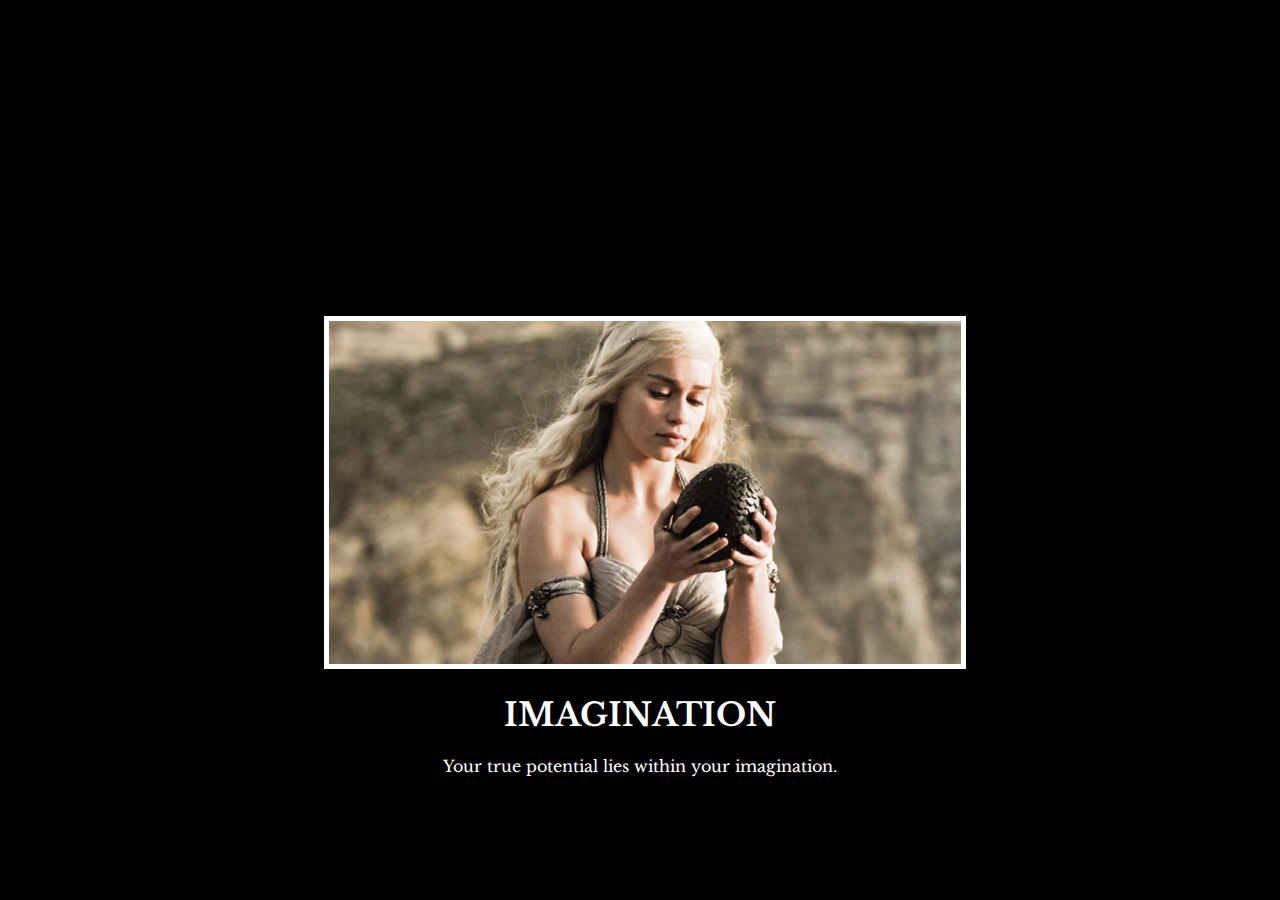
<file: 6.4 Motivation Meme Project/index.html>
<!DOCTYPE html>
<html lang="en">
  <head>
    <link rel="stylesheet" href="style.css" />
    <meta charset="UTF-8" />
    <meta name="viewport" content="width=device-width, initial-scale=1.0" />
    <title>Document</title>
  </head>
  <body>
    <div class="poster">
      <img class="motivation" src="./assets/images/daenerys.jpeg" alt="" />
      <h1>Imagination</h1>
      <p>Your true potential lies within your imagination.</p>
    </div>
  </body>
  <link rel="preconnect" href="https://fonts.googleapis.com" />
  <link rel="preconnect" href="https://fonts.gstatic.com" crossorigin />
  <link
    href="https://fonts.googleapis.com/css2?family=Libre+Baskerville&display=swap"
    rel="stylesheet"
  />
</html>
</file>
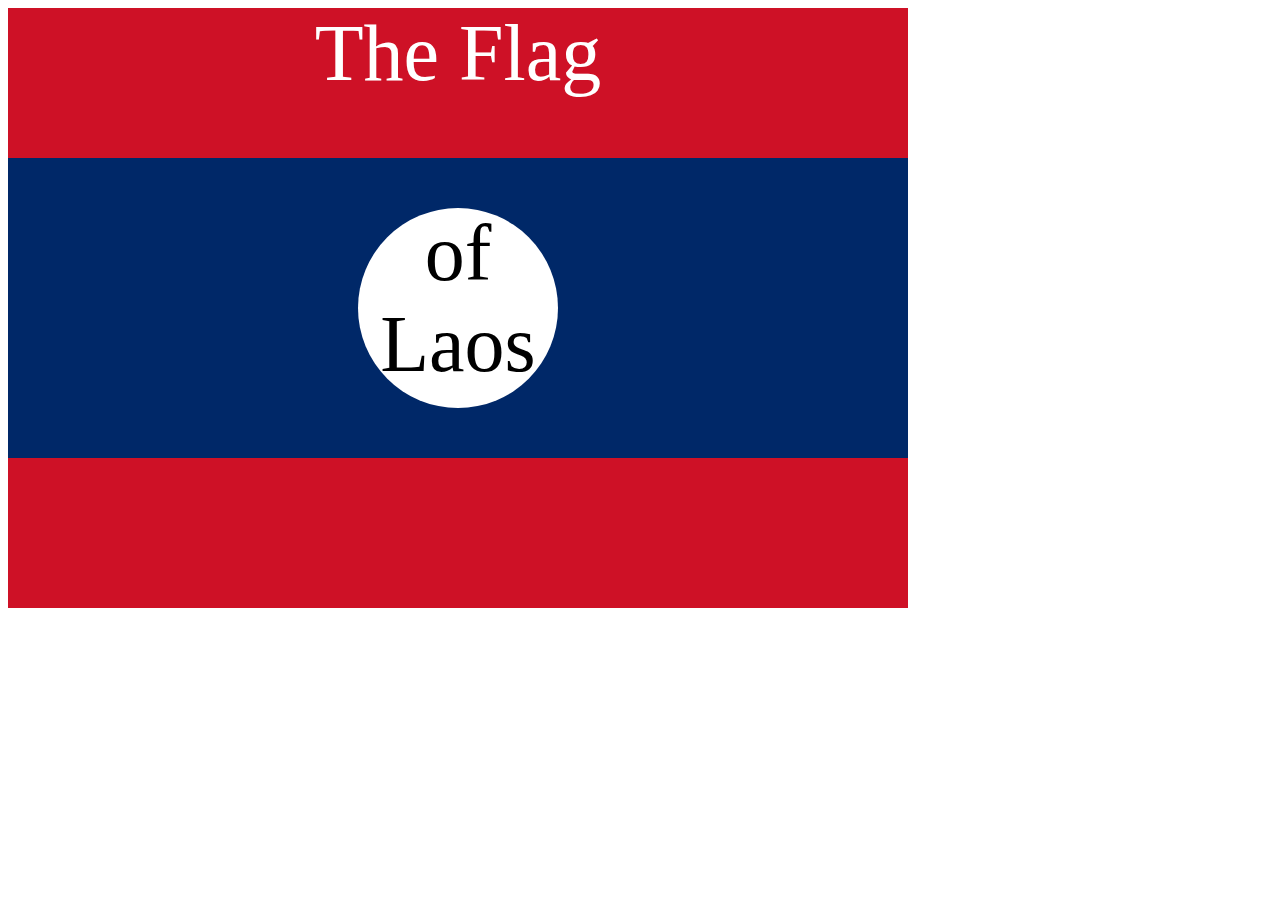
<file: 7.3 CSS Flag Project/index.html>
<!DOCTYPE html>
<html lang="en">
  <head>
    <meta charset="UTF-8" />
    <title>CSS Flag Project</title>
    <style>
      .flag {
        width: 900px;
        height: 600px;
        position: relative;
        background-color: #ce1126;
      }

      .flag > div {
        background-color: #002868;
        height: 300px;
        width: 100%;
        position: absolute;
        top: 150px;
      }

      .flag > div > div {
        background-color: white;
        position: absolute;

        height: 200px;
        width: 200px;
        border-radius: 50%;
        top: 50px;
        left: 350px;
      }

      p {
        font-size: 5rem;
        color: white;
        text-align: center;
        padding: 0;
        margin: 0;
      }

      .flag > div div p {
        color: black;
      }
    </style>
  </head>

  <body>
    <div class="flag">
      <p>The Flag</p>
      <div>
        <div>
          <p>of Laos</p>
        </div>
      </div>
    </div>
  </body>
</html>
</file>
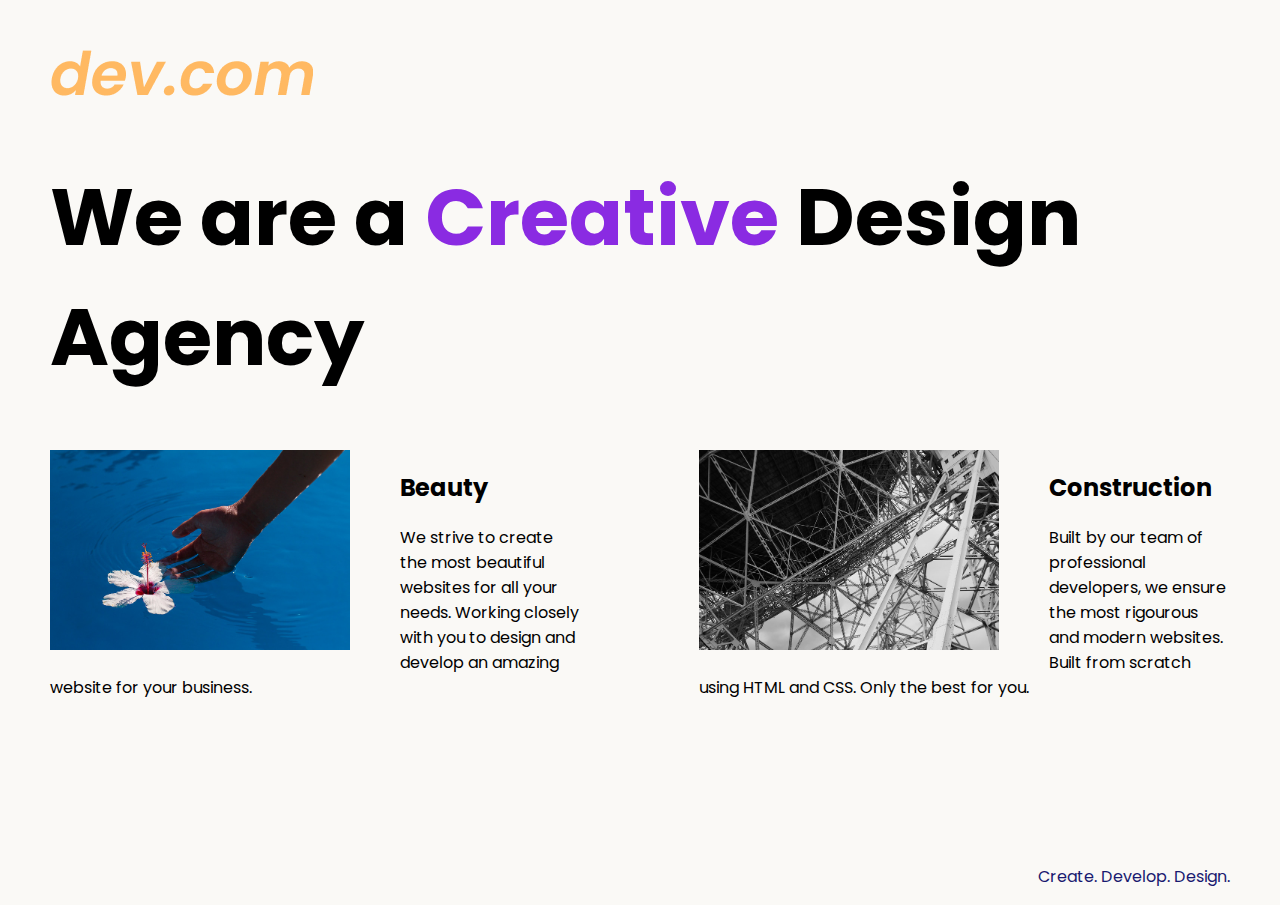
<file: 8.4 Web Design Agency Project/index.html>
<!DOCTYPE html>
<html lang="en">
  <head>
    <meta charset="UTF-8" />
    <meta name="viewport" content="width=device-width, initial-scale=1.0" />
    <title>Agency</title>
    <link rel="stylesheet" href="./style.css" />
    <link rel="preconnect" href="https://fonts.googleapis.com" />
    <link rel="preconnect" href="https://fonts.gstatic.com" crossorigin />
    <link
      href="https://fonts.googleapis.com/css2?family=Poppins:wght@400;700&display=swap"
      rel="stylesheet"
    />
  </head>

  <body>
    <div class="main">
      <img class="logo" src="./assets/images/logo.png" alt="logo" />
      <h1>We are a <span class="creative">Creative</span> Design Agency</h1>
      <div class="left card">
        <img
          class="tile-image"
          src="./assets/images/beautiful.jpg"
          alt="hand and flower in water"
        />
        <h2 class="card-title">Beauty</h2>
        <p class="card-text">
          We strive to create the most beautiful websites for all your needs.
          Working closely with you to design and develop an amazing website for
          your business.
        </p>
      </div>

      <div class="right card">
        <img
          class="tile-image"
          src="./assets/images/construction.jpg"
          alt="metal structure"
        />
        <h2 class="card-title">Construction</h2>
        <p>
          Built by our team of professional developers, we ensure the most
          rigourous and modern websites. Built from scratch using HTML and CSS.
          Only the best for you.
        </p>
      </div>
    </div>
    <footer>
      <p>Create. Develop. Design.</p>
    </footer>
  </body>
</html>
</file>
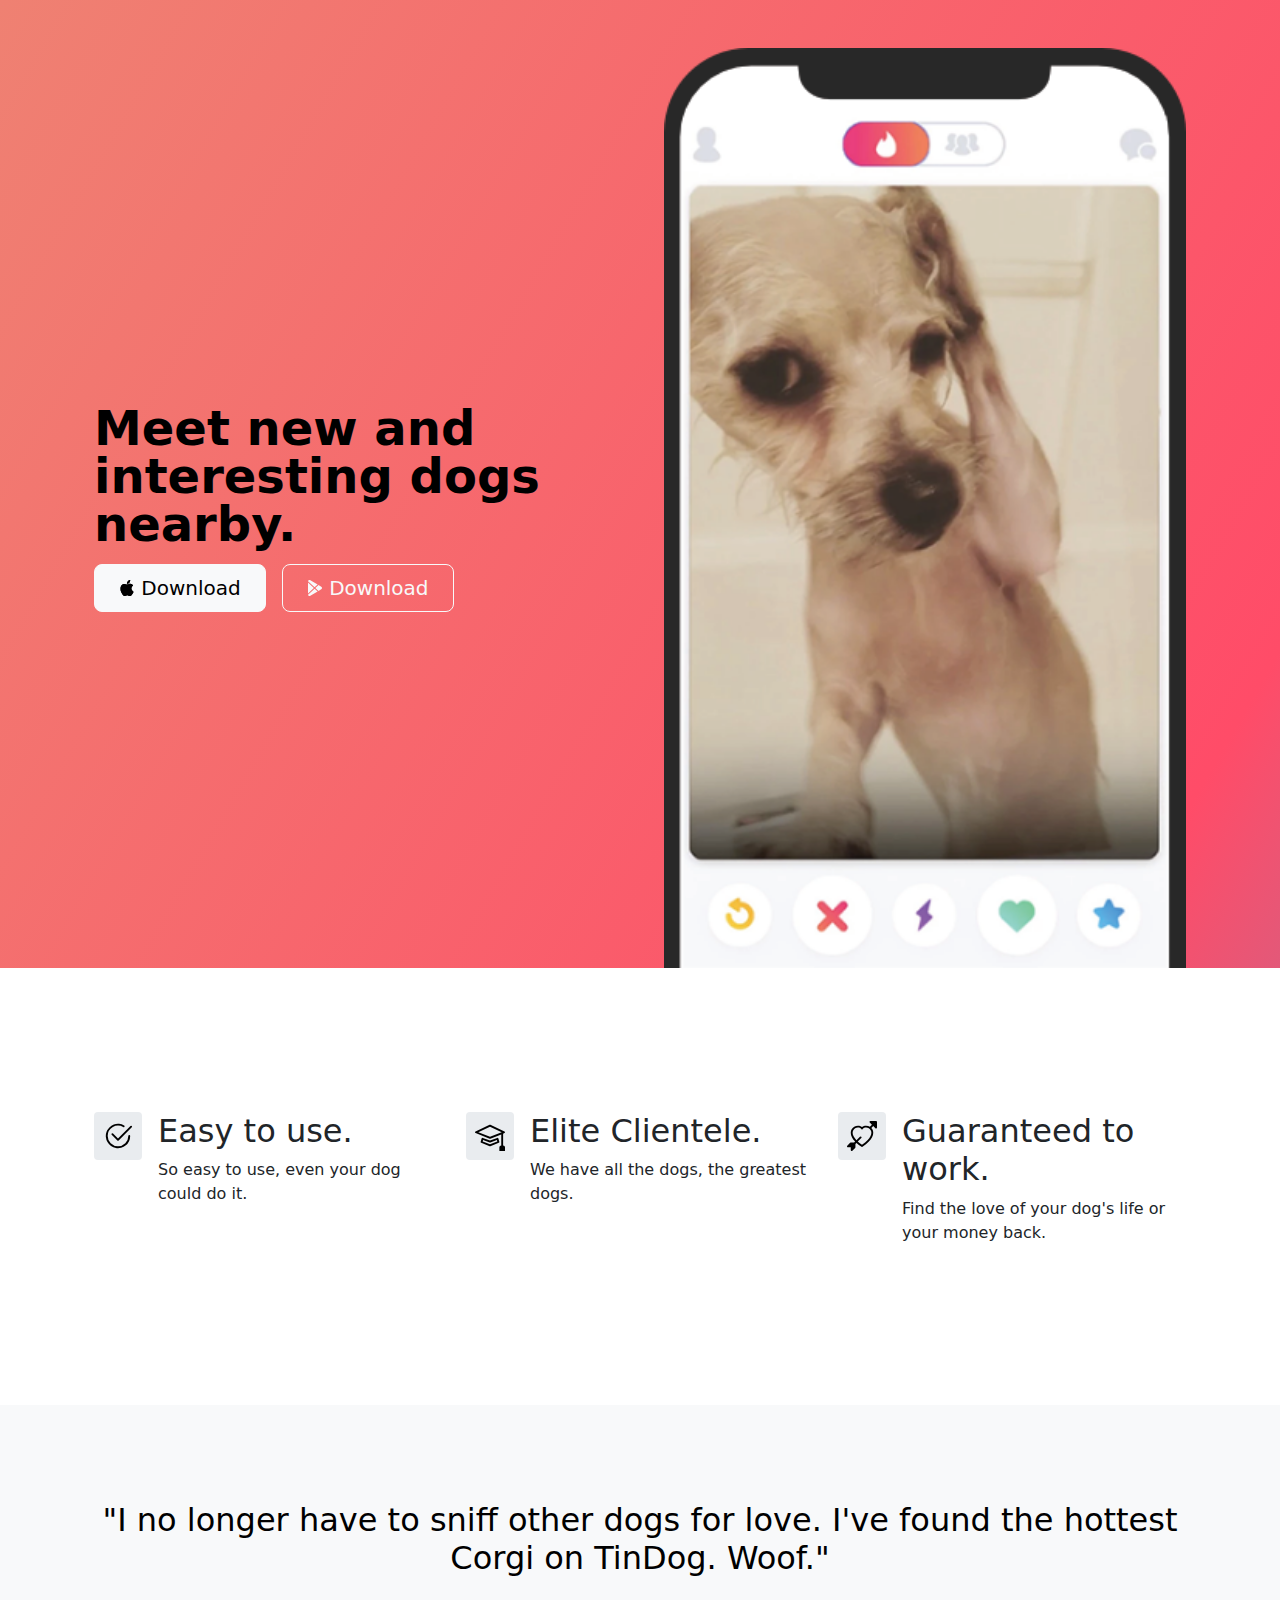
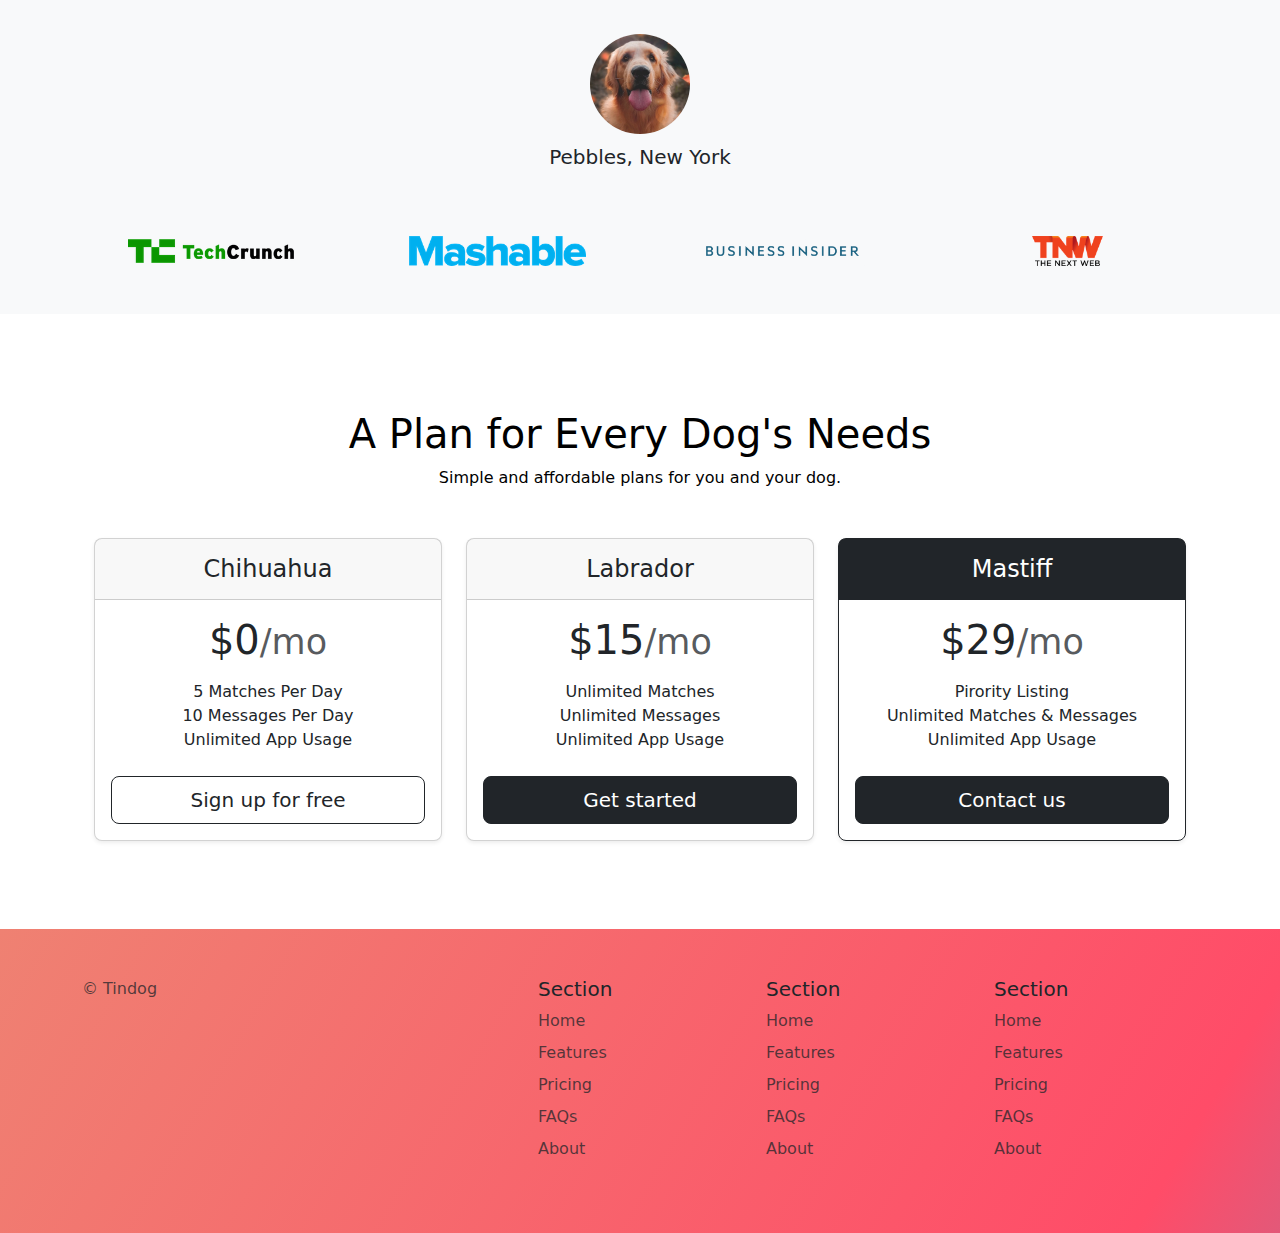
<file: BS TinDog Project/index.html>
<!DOCTYPE html>
<html lang="en">

  <head>
    <link
      href="https://cdn.jsdelivr.net/npm/bootstrap@5.3.3/dist/css/bootstrap.min.css"
      rel="stylesheet"
      integrity="sha384-QWTKZyjpPEjISv5WaRU9OFeRpok6YctnYmDr5pNlyT2bRjXh0JMhjY6hW+ALEwIH"
      crossorigin="anonymous">
    <meta charset="UTF-8">
    <meta name="viewport" content="width=device-width, initial-scale=1.0">
    <title>TinDog</title>
    <style>
  </style>
    <link rel="stylesheet" href="css/style.css">
  </head>

  <body>

    <!-- Title -->
    <section id="title" class="gradient-background">

      <div class="container col-xxl-8 px-4 pt-5">
        <div class="row flex-lg-row-reverse align-items-center g-5">
          <div class="col-10 col-sm-8 col-lg-6">
            <img src="images/iphone.png" class="d-block mx-lg-auto img-fluid"
              alt="Bootstrap Themes" width="700" height="500" loading="lazy">
          </div>
          <div class="col-lg-6">
            <h1 class="display-5 fw-bold text-body-emphasis lh-1 mb-3">Meet new
              and interesting dogs nearby.</h1>
            <div class="d-grid gap-2 d-md-flex justify-content-md-start">
              <button type="button" class="btn btn-light btn-lg px-4 me-md-2">
                <svg xmlns="http://www.w3.org/2000/svg" width="16" height="16"
                  fill="currentColor" class="bi bi-apple mb-1"
                  viewBox="0 0 16 16">
                  <path
                    d="M11.182.008C11.148-.03 9.923.023 8.857 1.18c-1.066 1.156-.902 2.482-.878 2.516.024.034 1.52.087 2.475-1.258.955-1.345.762-2.391.728-2.43Zm3.314 11.733c-.048-.096-2.325-1.234-2.113-3.422.212-2.189 1.675-2.789 1.698-2.854.023-.065-.597-.79-1.254-1.157a3.692 3.692 0 0 0-1.563-.434c-.108-.003-.483-.095-1.254.116-.508.139-1.653.589-1.968.607-.316.018-1.256-.522-2.267-.665-.647-.125-1.333.131-1.824.328-.49.196-1.422.754-2.074 2.237-.652 1.482-.311 3.83-.067 4.56.244.729.625 1.924 1.273 2.796.576.984 1.34 1.667 1.659 1.899.319.232 1.219.386 1.843.067.502-.308 1.408-.485 1.766-.472.357.013 1.061.154 1.782.539.571.197 1.111.115 1.652-.105.541-.221 1.324-1.059 2.238-2.758.347-.79.505-1.217.473-1.282Z" />
                  <path
                    d="M11.182.008C11.148-.03 9.923.023 8.857 1.18c-1.066 1.156-.902 2.482-.878 2.516.024.034 1.52.087 2.475-1.258.955-1.345.762-2.391.728-2.43Zm3.314 11.733c-.048-.096-2.325-1.234-2.113-3.422.212-2.189 1.675-2.789 1.698-2.854.023-.065-.597-.79-1.254-1.157a3.692 3.692 0 0 0-1.563-.434c-.108-.003-.483-.095-1.254.116-.508.139-1.653.589-1.968.607-.316.018-1.256-.522-2.267-.665-.647-.125-1.333.131-1.824.328-.49.196-1.422.754-2.074 2.237-.652 1.482-.311 3.83-.067 4.56.244.729.625 1.924 1.273 2.796.576.984 1.34 1.667 1.659 1.899.319.232 1.219.386 1.843.067.502-.308 1.408-.485 1.766-.472.357.013 1.061.154 1.782.539.571.197 1.111.115 1.652-.105.541-.221 1.324-1.059 2.238-2.758.347-.79.505-1.217.473-1.282Z" />
                </svg> Download</button>
              <button type="button" class="btn btn-outline-light btn-lg px-4">
                <svg xmlns="http://www.w3.org/2000/svg" width="16" height="16"
                  fill="currentColor" class="bi bi-google-play mb-1"
                  viewBox="0 0 16 16">
                  <path
                    d="M14.222 9.374c1.037-.61 1.037-2.137 0-2.748L11.528 5.04 8.32 8l3.207 2.96 2.694-1.586Zm-3.595 2.116L7.583 8.68 1.03 14.73c.201 1.029 1.36 1.61 2.303 1.055l7.294-4.295ZM1 13.396V2.603L6.846 8 1 13.396ZM1.03 1.27l6.553 6.05 3.044-2.81L3.333.215C2.39-.341 1.231.24 1.03 1.27Z" />
                </svg> Download</button>
            </div>
          </div>
        </div>
      </div>

    </section>

    <!-- Features -->
    <section id="features">

      <div class="container px-4 py-5 mt-5" id="hanging-icons">
        <div class="row g-4 py-5 row-cols-1 row-cols-lg-3">
          <div class="col d-flex align-items-start">
            <div
              class="icon-square text-body-emphasis bg-body-secondary d-inline-flex align-items-center justify-content-center fs-4 flex-shrink-0 me-3 rounded-1">
              <svg xmlns="http://www.w3.org/2000/svg" height="30"
                fill="currentColor" class="bi bi-check2-circle"
                viewBox="0 0 16 16">
                <path
                  d="M2.5 8a5.5 5.5 0 0 1 8.25-4.764.5.5 0 0 0 .5-.866A6.5 6.5 0 1 0 14.5 8a.5.5 0 0 0-1 0 5.5 5.5 0 1 1-11 0z" />
                <path
                  d="M15.354 3.354a.5.5 0 0 0-.708-.708L8 9.293 5.354 6.646a.5.5 0 1 0-.708.708l3 3a.5.5 0 0 0 .708 0l7-7z" />
              </svg>
            </div>
            <div>
              <h3 class="fs-2">Easy to use.</h3>
              <p>So easy to use, even your dog could do it.</p>
            </div>
          </div>
          <div class="col d-flex align-items-start">
            <div
              class="icon-square text-body-emphasis bg-body-secondary d-inline-flex align-items-center justify-content-center fs-4 flex-shrink-0 me-3 rounded-1">
              <svg xmlns="http://www.w3.org/2000/svg" height="30"
                fill="currentColor" class="bi bi-mortarboard"
                viewBox="0 0 16 16">
                <path
                  d="M8.211 2.047a.5.5 0 0 0-.422 0l-7.5 3.5a.5.5 0 0 0 .025.917l7.5 3a.5.5 0 0 0 .372 0L14 7.14V13a1 1 0 0 0-1 1v2h3v-2a1 1 0 0 0-1-1V6.739l.686-.275a.5.5 0 0 0 .025-.917l-7.5-3.5ZM8 8.46 1.758 5.965 8 3.052l6.242 2.913L8 8.46Z" />
                <path
                  d="M4.176 9.032a.5.5 0 0 0-.656.327l-.5 1.7a.5.5 0 0 0 .294.605l4.5 1.8a.5.5 0 0 0 .372 0l4.5-1.8a.5.5 0 0 0 .294-.605l-.5-1.7a.5.5 0 0 0-.656-.327L8 10.466 4.176 9.032Zm-.068 1.873.22-.748 3.496 1.311a.5.5 0 0 0 .352 0l3.496-1.311.22.748L8 12.46l-3.892-1.556Z" />
              </svg>
            </div>
            <div>
              <h3 class="fs-2">Elite Clientele.</h3>
              <p>We have all the dogs, the greatest dogs.</p>
            </div>
          </div>
          <div class="col d-flex align-items-start">
            <div
              class="icon-square text-body-emphasis bg-body-secondary d-inline-flex align-items-center justify-content-center fs-4 flex-shrink-0 me-3 rounded-1">
              <svg xmlns="http://www.w3.org/2000/svg" height="30"
                fill="currentColor" class="bi bi-arrow-through-heart"
                viewBox="0 0 16 16">
                <path fill-rule="evenodd"
                  d="M2.854 15.854A.5.5 0 0 1 2 15.5V14H.5a.5.5 0 0 1-.354-.854l1.5-1.5A.5.5 0 0 1 2 11.5h1.793l.53-.53c-.771-.802-1.328-1.58-1.704-2.32-.798-1.575-.775-2.996-.213-4.092C3.426 2.565 6.18 1.809 8 3.233c1.25-.98 2.944-.928 4.212-.152L13.292 2 12.147.854A.5.5 0 0 1 12.5 0h3a.5.5 0 0 1 .5.5v3a.5.5 0 0 1-.854.354L14 2.707l-1.006 1.006c.236.248.44.531.6.845.562 1.096.585 2.517-.213 4.092-.793 1.563-2.395 3.288-5.105 5.08L8 13.912l-.276-.182a21.86 21.86 0 0 1-2.685-2.062l-.539.54V14a.5.5 0 0 1-.146.354l-1.5 1.5Zm2.893-4.894A20.419 20.419 0 0 0 8 12.71c2.456-1.666 3.827-3.207 4.489-4.512.679-1.34.607-2.42.215-3.185-.817-1.595-3.087-2.054-4.346-.761L8 4.62l-.358-.368c-1.259-1.293-3.53-.834-4.346.761-.392.766-.464 1.845.215 3.185.323.636.815 1.33 1.519 2.065l1.866-1.867a.5.5 0 1 1 .708.708L5.747 10.96Z" />
              </svg>
            </div>
            <div>
              <h3 class="fs-2">Guaranteed to work.</h3>
              <p>Find the love of your dog's life or your money back.</p>
            </div>
          </div>
        </div>
      </div>

    </section>

    <!-- Testimonial -->
    <section id="testimonial">
      <div class="my-5">
        <div class="p-5 text-center bg-body-tertiary">
          <div class="container py-5">
            <h2 class="text-body-emphasis">"I no longer have to sniff other dogs
              for love. I've found the hottest Corgi on
              TinDog. Woof."</h2>
            <img class="profile-img mt-5" src="./images/dog-img.jpg"
              alt="dog image">
            <p class="col-lg-8 mx-auto lead mt-2">
              Pebbles, New York
            </p>
          </div>

          <div class="container">
            <div class="row">
              <div class="col-lg-3 col-sm-12">
                <img src="./images/techcrunch.png" alt="techcrunch" height="30">
              </div>
              <div class="col-lg-3 col-sm-12">
                <img src="./images/mashable.png" alt="mashable" height="30">
              </div>
              <div class="col-lg-3 col-sm-12">
                <img src="./images/bizinsider.png" alt="bizinsider" height="30">
              </div>
              <div class="col-lg-3 col-sm-12">
                <img src="./images/tnw.png" alt="tnw" height="30">
              </div>
            </div>
          </div>
        </div>
      </div>
    </section>

    <!-- Pricing -->
    <div class="container px-4 py-5" id="hanging-icons">
      <section id="pricing">
        <h2 class="text-center text-body-emphasis fs-1">A Plan for Every Dog's
          Needs</h2>
        <p class="mb-5 text-body-emphasis text-center">Simple and affordable
          plans for you and your dog.</p>
        <div class="row row-cols-1 row-cols-md-3 mb-3 text-center">
          <div class="col">
            <div class="card mb-4 rounded-3 shadow-sm">
              <div class="card-header py-3">
                <h4 class="my-0 fw-normal">Chihuahua</h4>
              </div>
              <div class="card-body">
                <h1 class="card-title pricing-card-title">$0<small
                    class="text-body-secondary fw-light">/mo</small></h1>
                <ul class="list-unstyled mt-3 mb-4">
                  <li>5 Matches Per Day</li>
                <li>10 Messages Per Day</li>
                <li>Unlimited App Usage</li>
                </ul>
                <button type="button"
                  class="w-100 btn btn-lg btn-outline-dark">Sign up for
                  free</button>
              </div>
            </div>
          </div>

          <div class="col">
            <div class="card mb-4 rounded-3 shadow-sm">
              <div class="card-header py-3">
                <h4 class="my-0 fw-normal">Labrador</h4>
              </div>
              <div class="card-body">
                <h1 class="card-title pricing-card-title">$15<small
                    class="text-body-secondary fw-dark">/mo</small></h1>
                <ul class="list-unstyled mt-3 mb-4">
                  <li>Unlimited Matches</li>
                  <li>Unlimited Messages</li>
                  <li>Unlimited App Usage</li>
                </ul>
                <button type="button" class="w-100 btn btn-lg btn-dark">Get
                  started</button>
              </div>
            </div>
          </div>

          <div class="col">
            <div class="card mb-4 rounded-3 shadow-sm border-dark">
              <div class="card-header py-3 text-bg-dark border-dark">
                <h4 class="my-0 fw-normal">Mastiff</h4>
              </div>
              <div class="card-body">
                <h1 class="card-title pricing-card-title">$29<small
                    class="text-body-secondary fw-light">/mo</small></h1>
                <ul class="list-unstyled mt-3 mb-4">
                  <li>Pirority Listing</li>
                  <li>Unlimited Matches & Messages</li>
                  <li>Unlimited App Usage</li>
                </ul>
                <button type="button" class="w-100 btn btn-lg btn-dark">Contact
                  us</button>
              </div>
            </div>
          </div>
        </div>
      </div>

    </section>

    <!-- Footer -->
    <section id="footer" class="gradient-background">
      <div class="container">
        <footer class="row row-cols-1 row-cols-sm-2 row-cols-md-5 py-5">
          <div class="col mb-3">
            <p class="text-body-secondary">© Tindog</p>
          </div>

          <div class="col mb-3">

          </div>

          <div class="col mb-3">
            <h5>Section</h5>
            <ul class="nav flex-column">
              <li class="nav-item mb-2"><a href="#"
                  class="nav-link p-0 text-body-secondary">Home</a></li>
              <li class="nav-item mb-2"><a href="#"
                  class="nav-link p-0 text-body-secondary">Features</a></li>
              <li class="nav-item mb-2"><a href="#"
                  class="nav-link p-0 text-body-secondary">Pricing</a></li>
              <li class="nav-item mb-2"><a href="#"
                  class="nav-link p-0 text-body-secondary">FAQs</a></li>
              <li class="nav-item mb-2"><a href="#"
                  class="nav-link p-0 text-body-secondary">About</a></li>
            </ul>
          </div>

          <div class="col mb-3">
            <h5>Section</h5>
            <ul class="nav flex-column">
              <li class="nav-item mb-2"><a href="#"
                  class="nav-link p-0 text-body-secondary">Home</a></li>
              <li class="nav-item mb-2"><a href="#"
                  class="nav-link p-0 text-body-secondary">Features</a></li>
              <li class="nav-item mb-2"><a href="#"
                  class="nav-link p-0 text-body-secondary">Pricing</a></li>
              <li class="nav-item mb-2"><a href="#"
                  class="nav-link p-0 text-body-secondary">FAQs</a></li>
              <li class="nav-item mb-2"><a href="#"
                  class="nav-link p-0 text-body-secondary">About</a></li>
            </ul>
          </div>

          <div class="col mb-3">
            <h5>Section</h5>
            <ul class="nav flex-column">
              <li class="nav-item mb-2"><a href="#"
                  class="nav-link p-0 text-body-secondary">Home</a></li>
              <li class="nav-item mb-2"><a href="#"
                  class="nav-link p-0 text-body-secondary">Features</a></li>
              <li class="nav-item mb-2"><a href="#"
                  class="nav-link p-0 text-body-secondary">Pricing</a></li>
              <li class="nav-item mb-2"><a href="#"
                  class="nav-link p-0 text-body-secondary">FAQs</a></li>
              <li class="nav-item mb-2"><a href="#"
                  class="nav-link p-0 text-body-secondary">About</a></li>
            </ul>
          </div>
        </footer>
      </div>

    </section>

    <script
      src="https://cdn.jsdelivr.net/npm/bootstrap@5.3.3/dist/js/bootstrap.bundle.min.js"
      integrity="sha384-YvpcrYf0tY3lHB60NNkmXc5s9fDVZLESaAA55NDzOxhy9GkcIdslK1eN7N6jIeHz"
      crossorigin="anonymous"></script>
  </body>

</html>
</file>
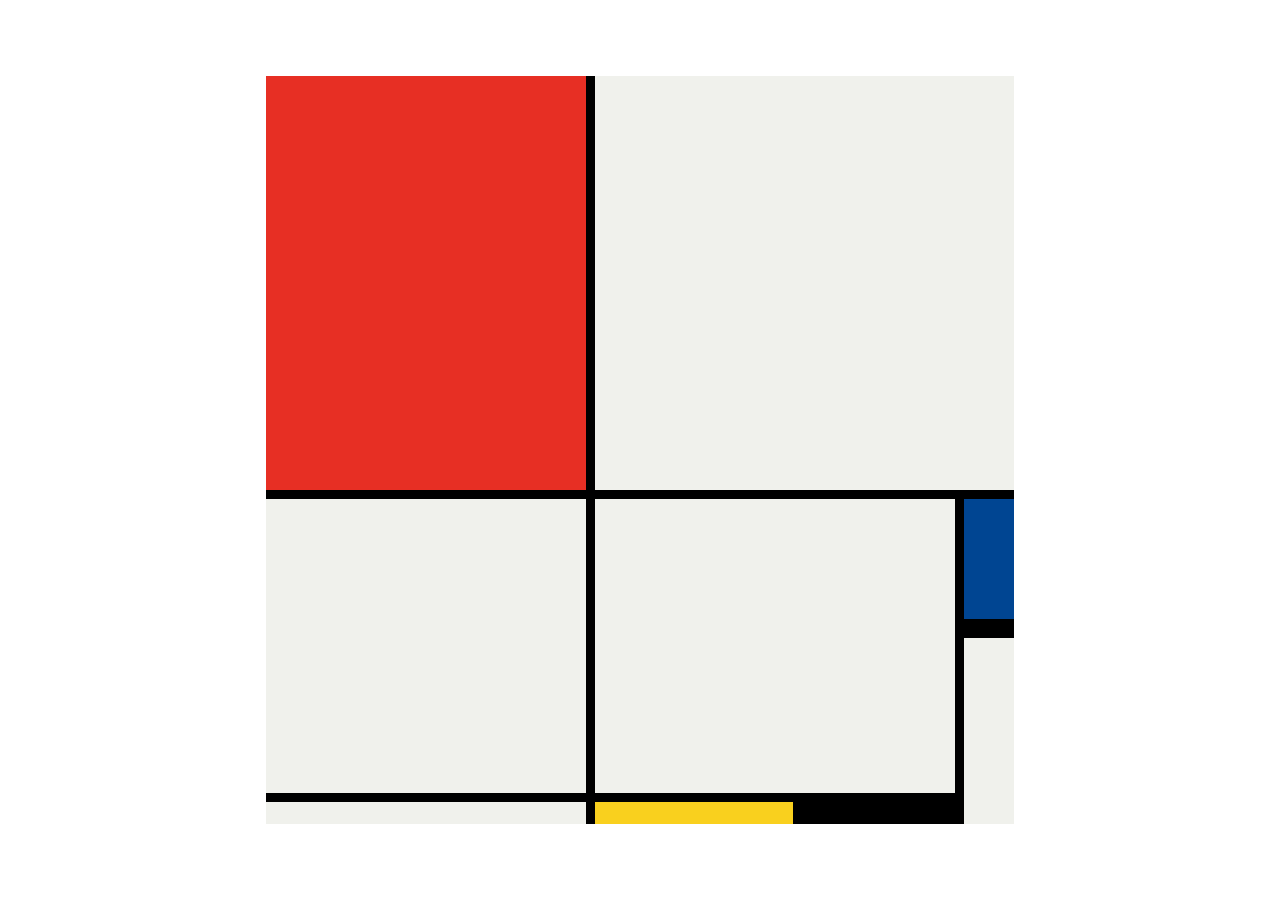
<file: CSS Mondrian Project/index.html>
<!DOCTYPE html>
<html lang="en">

<head>
  <meta charset="UTF-8">
  <meta name="viewport" content="width=device-width, initial-scale=1.0">
  <title>Mondrian Project</title>
  <style>

    body {
      display: flex;
      justify-content: center;
      align-items: center;
      height: 100vh;
      margin: 0;
      padding: 0;
    }

    .item  {
      background-color: #F0F1EC;
    }

    .container {
      height: 748px;
      width: 748px;
      display: grid;
      background-color: #000;
      grid-template-columns: 320px 198px 153px 50px;
      grid-template-rows: 414px 130px 155px 22px;
      gap: 9px;
    }
    .white4  {
      grid-row-end: 5;
    }

    .white1 {
      grid-column: span 3;
    }
    .white2 {
      grid-row: span 2
    }
    
    .white3 {
      grid-column: span 2;
      grid-row: span 2;
    }

    .white4 {
      grid-column: 4;
      grid-row-start: 3
    }

    .white5 {
      grid-column: 1;
    }

    .blue {
      background-color: #004592;
      border-bottom: 10px solid #000;
      grid-row: 2;
      grid-column: 4;
    }

    .yellow {
      background-color: #F9D01E;
      grid-column: 2;
      grid-row: 4;
    }
    .red {
      background-color: #E72F24;
    }

  </style>
</head>

<body>
  <div class="container">
    <div class="red"></div>
    <div class="item white1"></div>
    <div class="item white2"></div>
    <div class="item white3"></div>
    <div class="item white4"></div>
    <div class="item white5"></div>
    <div class="yellow"></div>
    <div class="black"></div>
    <div class="blue"></div>
  </div>
</body>

</html>
</file>
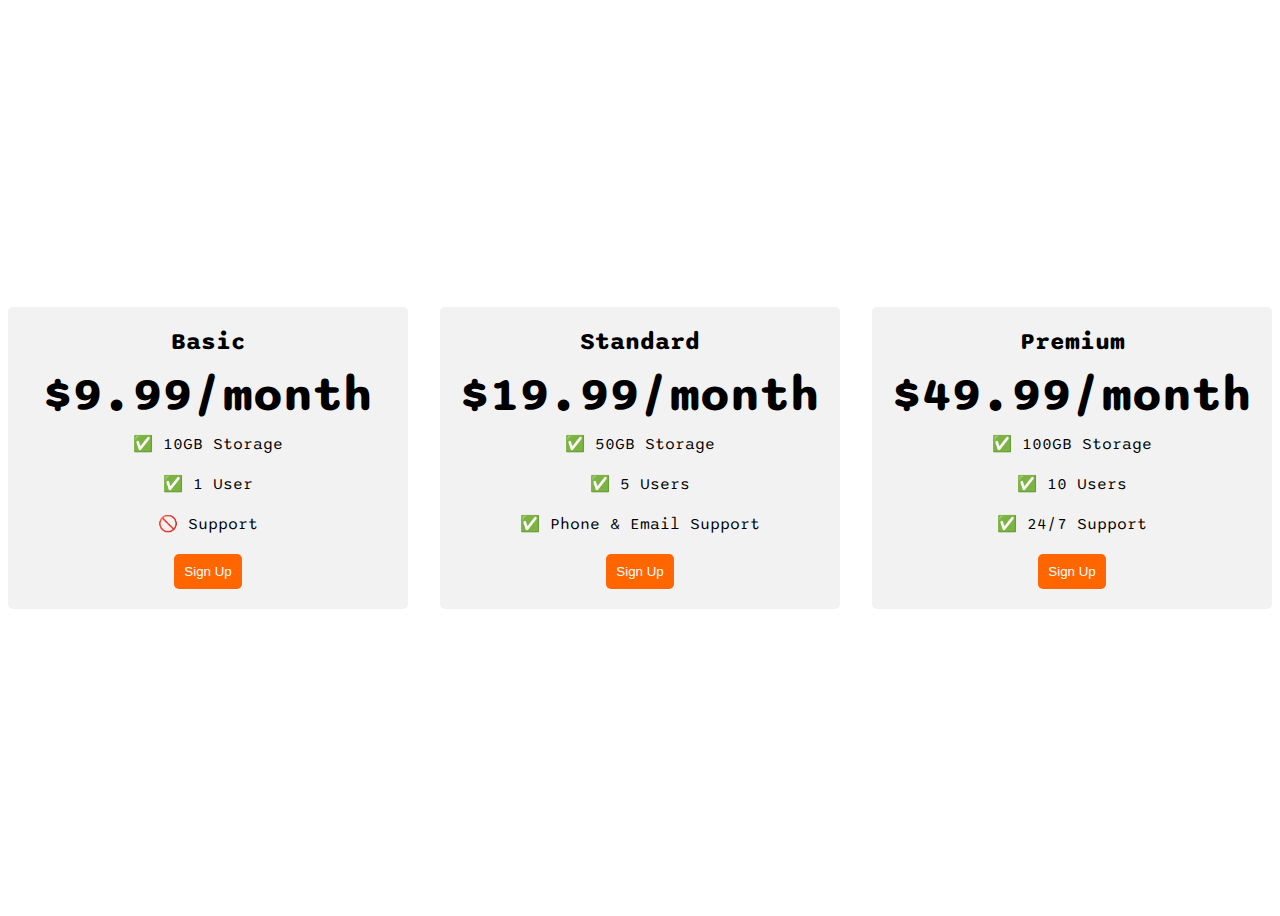
<file: Flexbox Pricing Table Project/index.html>
<!DOCTYPE html>
<html>
  <head>
    <title>Flexbox Pricing Table</title>
    <link rel="preconnect" href="https://fonts.googleapis.com" />
    <link rel="preconnect" href="https://fonts.gstatic.com" crossorigin />
    <link
      href="https://fonts.googleapis.com/css2?family=Sono:wght@400;700&display=swap"
      rel="stylesheet"
    />
    <style>
      body {
        font-family: "Sono", sans-serif;
      }

      .pricing-container {
        display: flex;
        justify-content: center;
        align-items: center;
        height: 100vh;
        gap: 2rem;
      }

      .pricing-plan {
        flex: 1;
        max-width: 400px;
        padding: 20px;
        background-color: #f2f2f2;
        border-radius: 5px;
        text-align: center;
      }

      .plan-title {
        margin-bottom: 10px;
        font-size: 24px;
        font-weight: bold;
      }

      .plan-price {
        font-size: 48px;
        font-weight: bold;
        margin-bottom: 10px;
      }

      .plan-features {
        list-style: none;
        padding: 0;
        margin: 0;
      }

      .plan-features li {
        margin-bottom: 20px;
      }

      .plan-button {
        padding: 10px;
        background-color: #ff6600;
        color: #fff;
        border-radius: 5px;
        border: none;
      }

      /* Hint: What can you do with a media query and flexbox? */
      @media (max-width: 1250px) {
        .pricing-container {
          flex-direction: column;
          height: 100%;
        }
      }
    </style>
  </head>

  <body>
    <div class="pricing-container">
      <div class="pricing-plan">
        <div class="plan-title">Basic</div>
        <div class="plan-price">$9.99/month</div>
        <ul class="plan-features">
          <li>✅ 10GB Storage</li>
          <li>✅ 1 User</li>
          <li>🚫 Support</li>
        </ul>
        <button class="plan-button">Sign Up</button>
      </div>
      <div class="pricing-plan">
        <div class="plan-title">Standard</div>
        <div class="plan-price">$19.99/month</div>
        <ul class="plan-features">
          <li>✅ 50GB Storage</li>
          <li>✅ 5 Users</li>
          <li>✅ Phone &amp; Email Support</li>
        </ul>
        <button class="plan-button">Sign Up</button>
      </div>
      <div class="pricing-plan">
        <div class="plan-title">Premium</div>
        <div class="plan-price">$49.99/month</div>
        <ul class="plan-features">
          <li>✅ 100GB Storage</li>
          <li>✅ 10 Users</li>
          <li>✅ 24/7 Support</li>
        </ul>
        <button class="plan-button">Sign Up</button>
      </div>
    </div>
  </body>
</html>
</file>
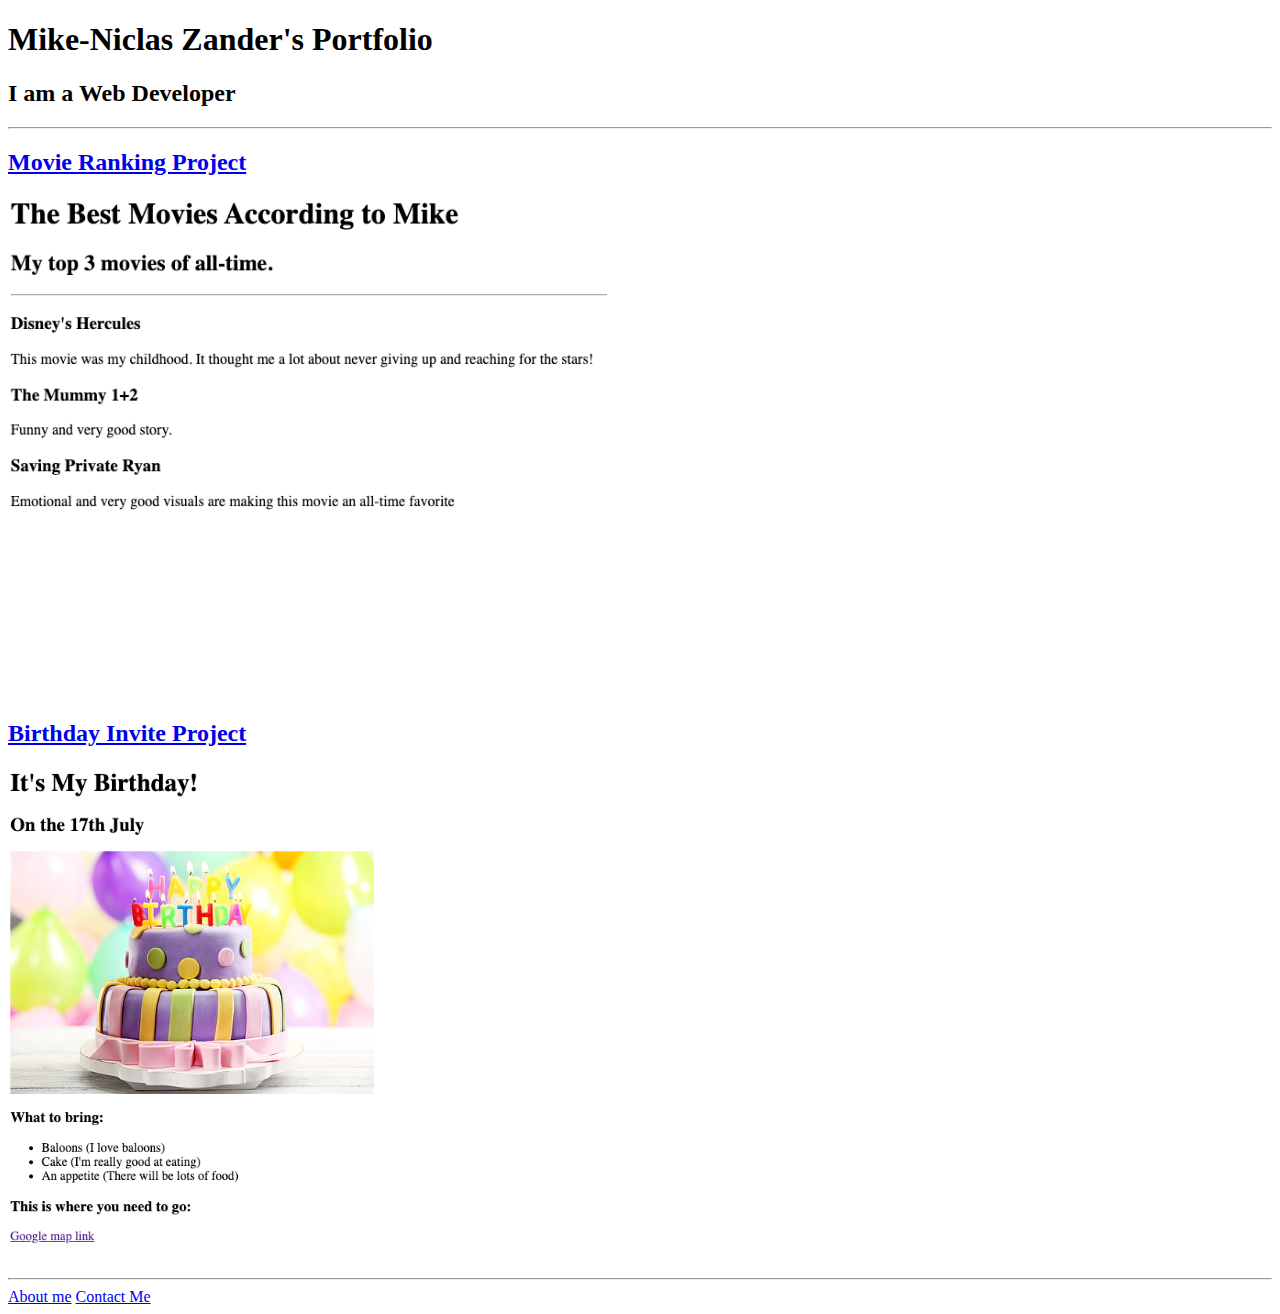
<file: HTML Portfolio Project/index.html>
<!DOCTYPE html>
<html lang="en">
<head>
    <meta charset="UTF-8">
    <meta name="viewport" content="width=device-width, initial-scale=1.0">
    <title>Document</title>
</head>
<body>
    <h1>Mike-Niclas Zander's Portfolio</h1>
    <h2>I am a Web Developer</h2>
    <hr>
    <a href="./public/movie-ranking.html">
        <h2>Movie Ranking Project</h2></a>
        <img src="./assets/images/Movie Ranking.png" height="500" alt="Picture of the movie ranking project">

    <a href="./public/birthday-invite.html"><h2>Birthday Invite Project</h2></a>
        <img src="./assets/images/Birthday Invites.png" height="500" alt="Image of birthday card project">
    <hr>
    <a href="./public/about.html">About me</a>
    <a href="./public/contact.html">Contact Me</a>
    
</body>
</html>
</file>
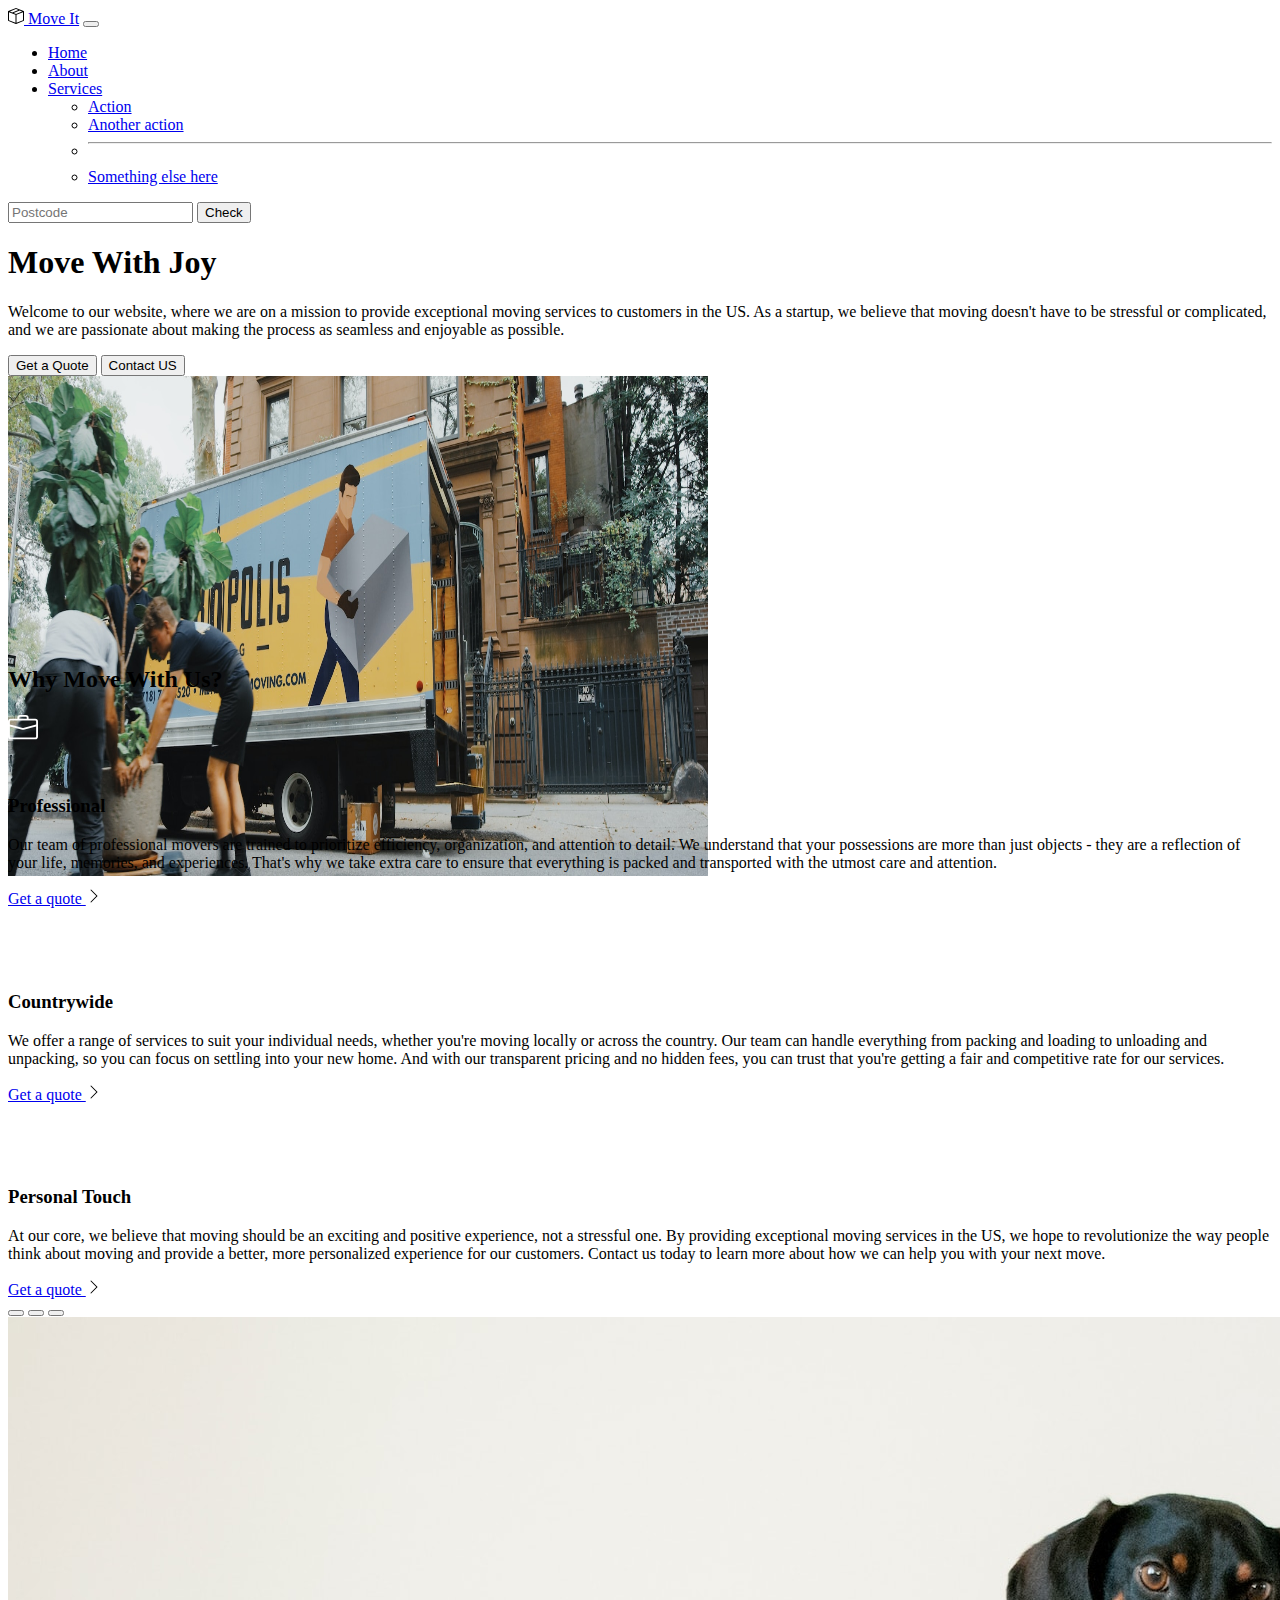
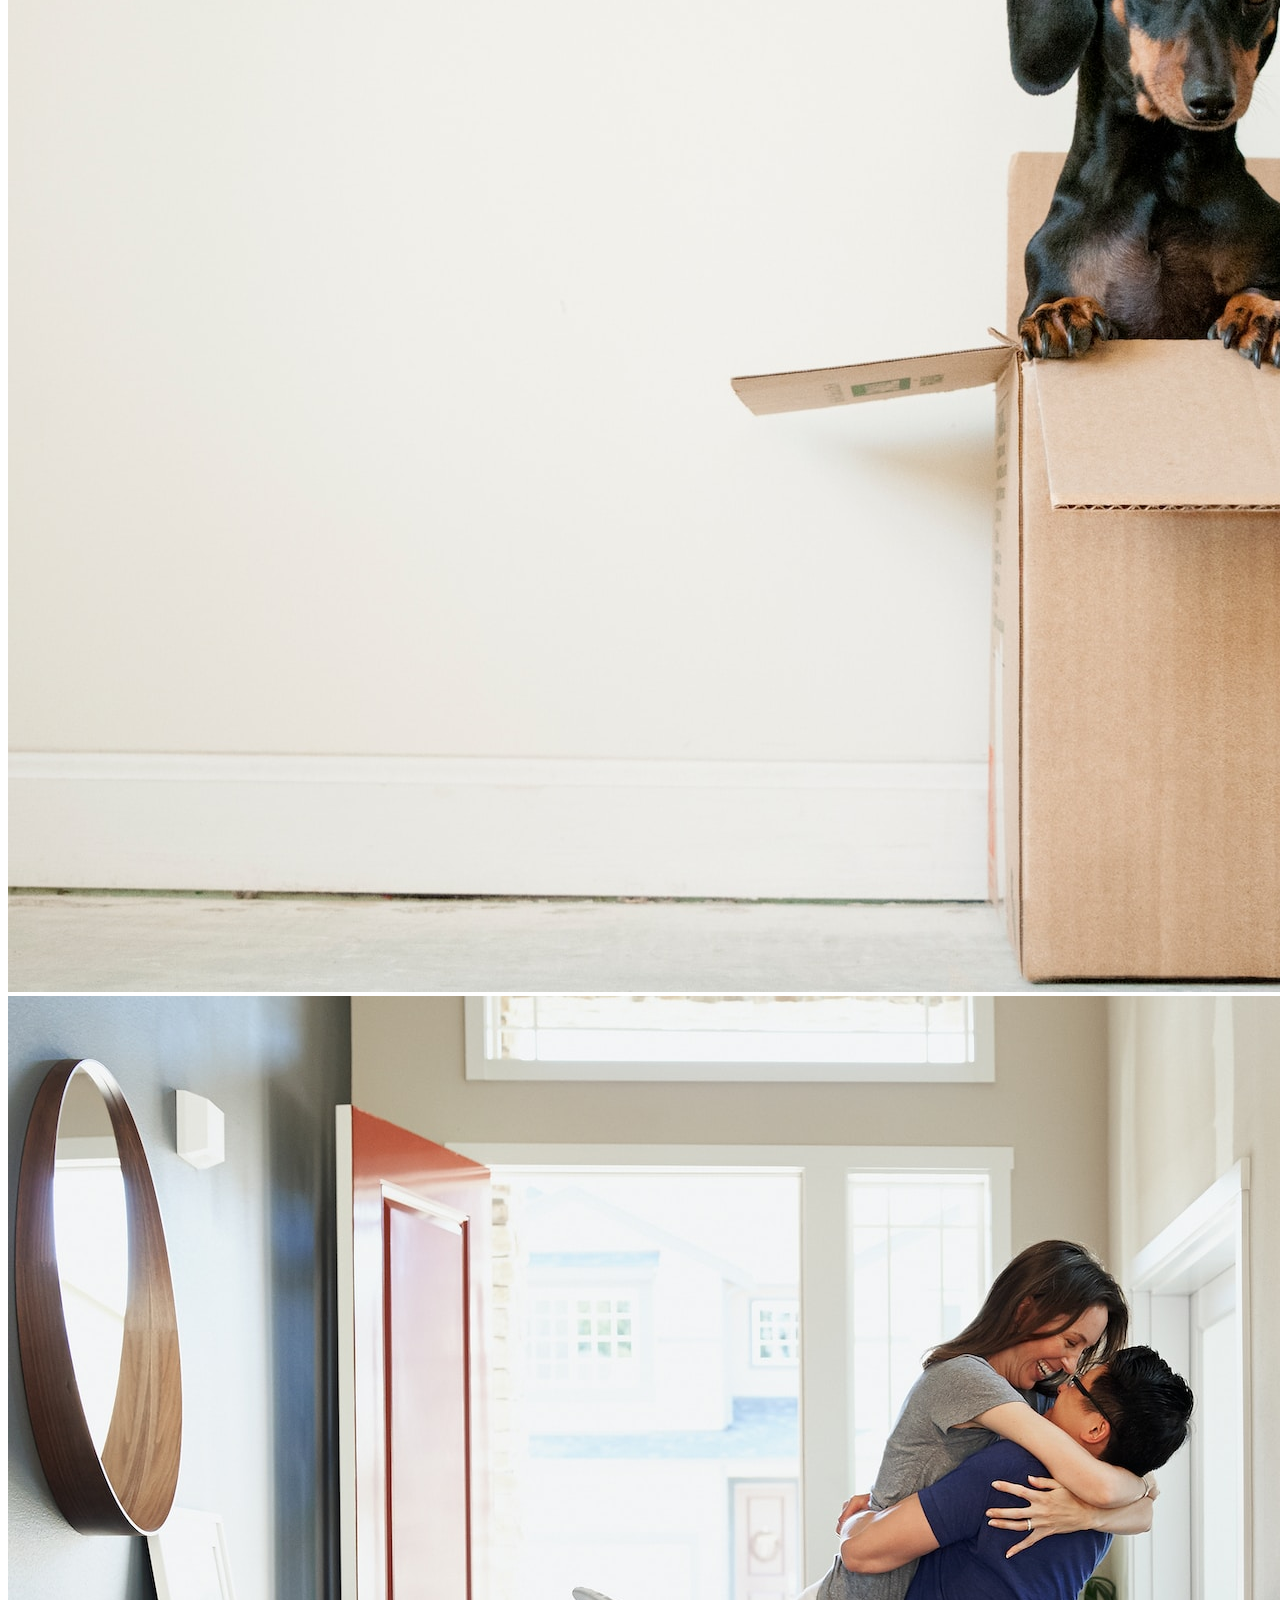
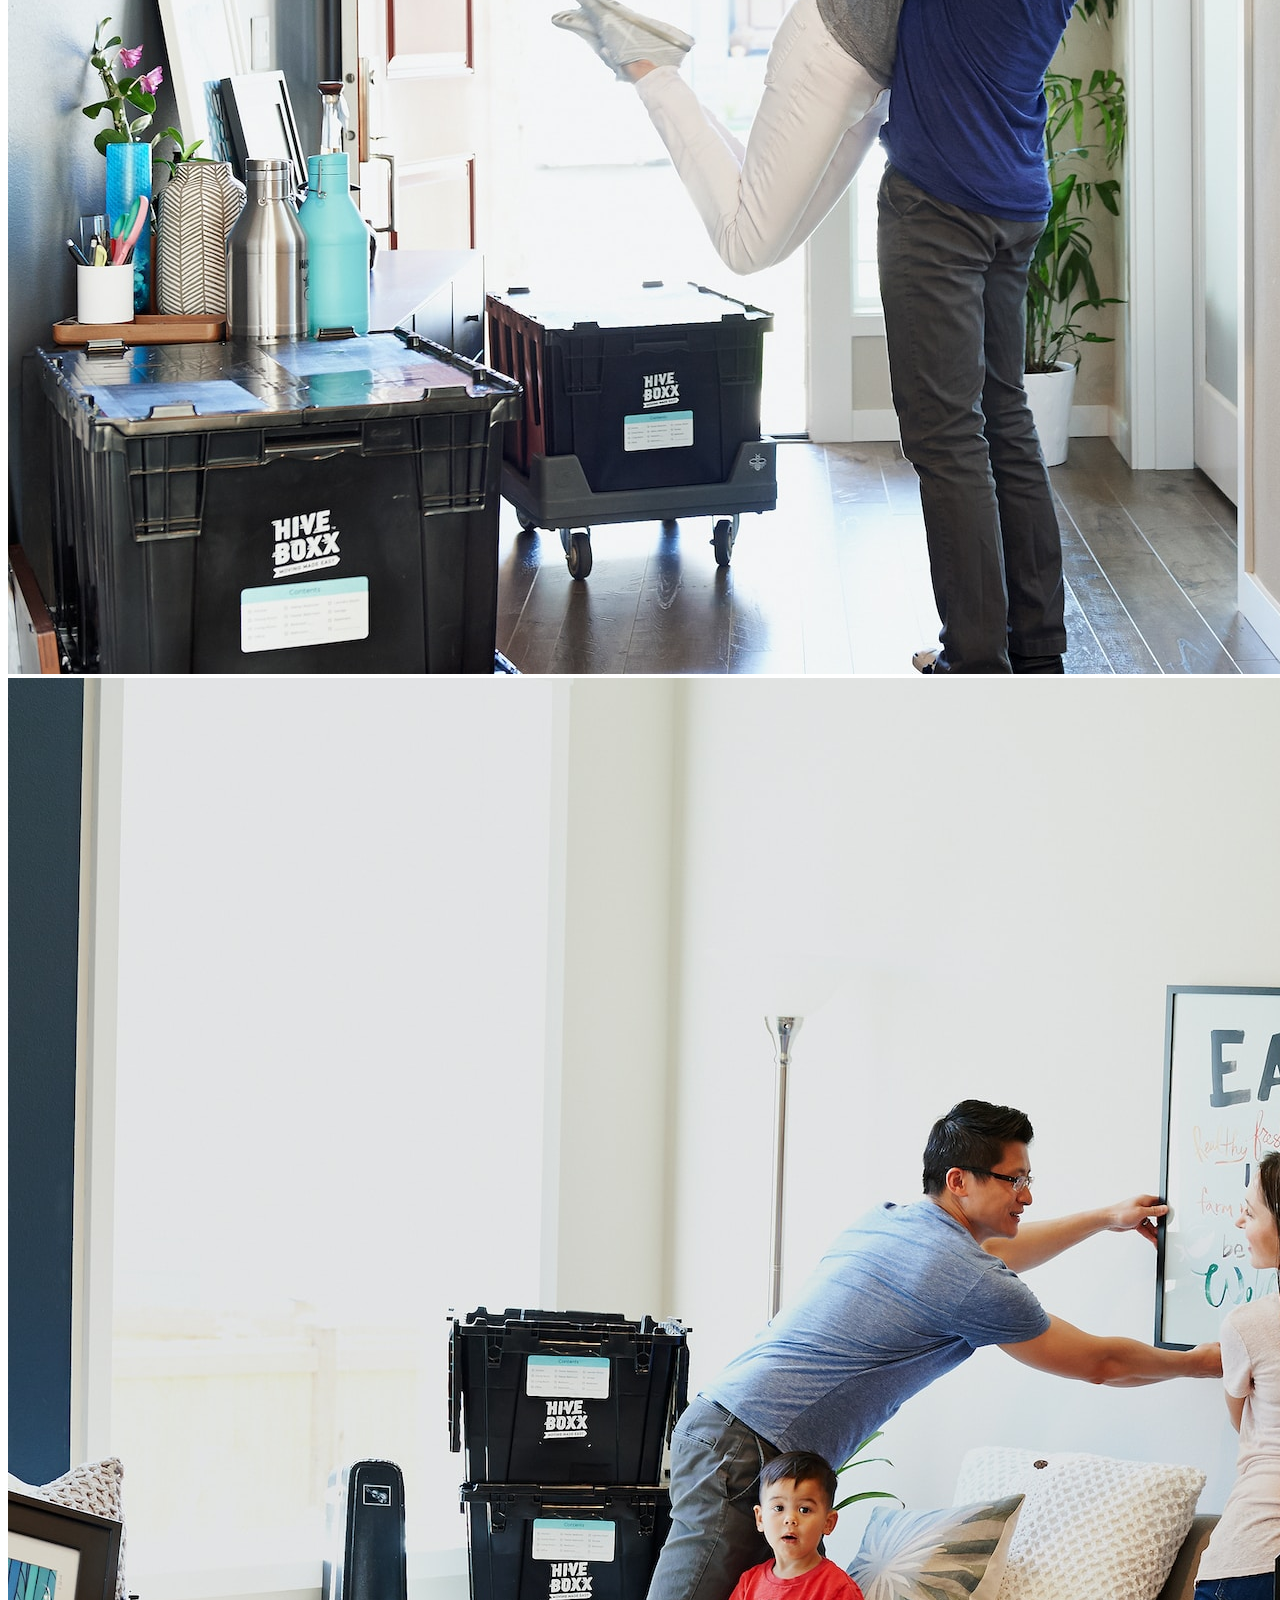
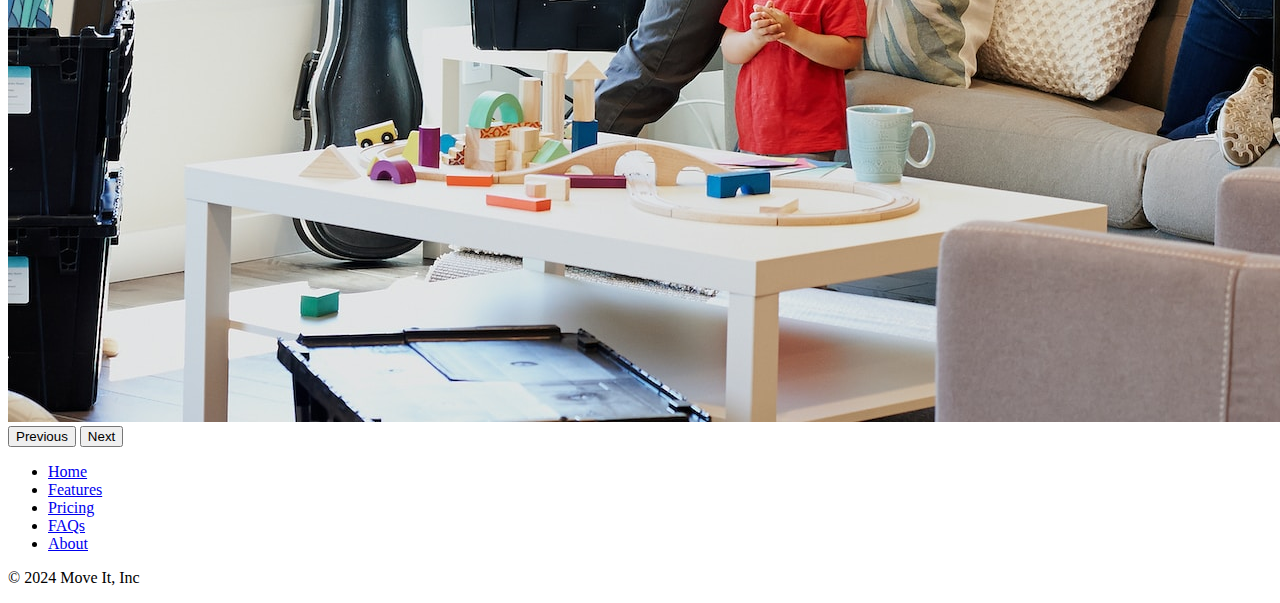
<file: Move It Website Project/index.html>
<!DOCTYPE html>
<html lang="en">

<head>
  <meta charset="UTF-8">
  <meta name="viewport" content="width=device-width, initial-scale=1.0">
  <title>Bootstrap Components</title>
  <link href="https://cdn.jsdelivr.net/npm/bootstrap@5.3.0-alpha2/dist/css/bootstrap.min.css" rel="stylesheet"
    integrity="sha384-aFq/bzH65dt+w6FI2ooMVUpc+21e0SRygnTpmBvdBgSdnuTN7QbdgL+OapgHtvPp" crossorigin="anonymous">
  <style>
    .feature-icon {
    width: 4rem;
    height: 4rem;
    border-radius: .75rem;
}

  </style>
</head>

<body>
  <nav class="navbar navbar-expand-lg bg-body-tertiary">
    <div class="container-fluid">
      <a class="navbar-brand" href="#"><img src="images/box-seam.svg"> Move It</a>
      <button class="navbar-toggler" type="button" data-bs-toggle="collapse" data-bs-target="#navbarSupportedContent" aria-controls="navbarSupportedContent" aria-expanded="false" aria-label="Toggle navigation">
        <span class="navbar-toggler-icon"></span>
      </button>
      <div class="collapse navbar-collapse" id="navbarSupportedContent">
        <ul class="navbar-nav me-auto mb-2 mb-lg-0">
          <li class="nav-item">
            <a class="nav-link active" aria-current="page" href="#">Home</a>
          </li>
          <li class="nav-item">
            <a class="nav-link" href="#">About</a>
          </li>
          <li class="nav-item dropdown">
            <a class="nav-link dropdown-toggle" href="#" role="button" data-bs-toggle="dropdown" aria-expanded="false">
              Services
            </a>
            <ul class="dropdown-menu">
              <li><a class="dropdown-item" href="#">Action</a></li>
              <li><a class="dropdown-item" href="#">Another action</a></li>
              <li><hr class="dropdown-divider"></li>
              <li><a class="dropdown-item" href="#">Something else here</a></li>
            </ul>
          </li>
        </ul>
        <form class="d-flex" role="search">
          <input class="form-control me-2" type="search" placeholder="Postcode" aria-label="Postcode">
          <button class="btn btn-outline-success" type="submit">Check</button>
        </form>
      </div>
    </div>
  </nav>

  <div class="px-4 pt-5 my-5 text-center border-bottom">
    <h1 class="display-4 fw-bold text-body-emphasis">Move With Joy</h1>
    <div class="col-lg-6 mx-auto">
      <p class="lead mb-4">Welcome to our website, where we are on a mission to provide exceptional moving services to customers in the US. As a startup, we believe that moving doesn't have to be stressful or complicated, and we are passionate about making the process as seamless and enjoyable as possible.</p>
      <div class="d-grid gap-2 d-sm-flex justify-content-sm-center mb-5">
        <button type="button" class="btn btn-primary btn-lg px-4 me-sm-3">Get a Quote</button>
        <button type="button" class="btn btn-outline-secondary btn-lg px-4">Contact US</button>
      </div>
    </div>
    <div class="overflow-hidden" style="max-height: 30vh;">
      <div class="container px-5">
        <img src="images/moving-van.jpg" class="img-fluid border rounded-3 shadow-lg mb-4" alt="Example image" width="700" height="500" loading="lazy">
      </div>
    </div>
  </div>

  <div class="container px-4 py-5" id="featured-3">
    <h2 class="pb-2 border-bottom">Why Move With Us?</h2>
    <div class="row g-4 py-5 row-cols-1 row-cols-lg-3">
      <div class="feature col">
        <div class="feature-icon d-inline-flex align-items-center justify-content-center text-bg-primary bg-gradient fs-2 mb-3">
          <img src="images/briefcase.svg" alt="briefcase icon" height="30">
        </div>
        <h3 class="fs-2 text-body-emphasis">Professional</h3>
        <p>Our team of professional movers are trained to prioritize efficiency, organization, and attention to detail. We understand that your possessions are more than just objects - they are a reflection of your life, memories, and experiences. That's why we take extra care to ensure that everything is packed and transported with the utmost care and attention.        </p>
        <a href="#" class="icon-link">
          Get a quote
          <img src="images/chevron-right.svg" alt="">
        </a>
      </div>
      <div class="feature col">
        <div class="feature-icon d-inline-flex align-items-center justify-content-center text-bg-primary bg-gradient fs-2 mb-3">
          <img src="images/bus-front.svg" alt="bus icon" height="30">
        </div>
        <h3 class="fs-2 text-body-emphasis">Countrywide</h3>
        <p>We offer a range of services to suit your individual needs, whether you're moving locally or across the country. Our team can handle everything from packing and loading to unloading and unpacking, so you can focus on settling into your new home. And with our transparent pricing and no hidden fees, you can trust that you're getting a fair and competitive rate for our services.</p>
        <a href="#" class="icon-link">
          Get a quote
          <img src="images/chevron-right.svg" alt="">
        </a>
      </div>
      <div class="feature col">
        <div class="feature-icon d-inline-flex align-items-center justify-content-center text-bg-primary bg-gradient fs-2 mb-3">
          <img src="images/chat-square-heart.svg" height="30">
        </div>
        <h3 class="fs-2 text-body-emphasis">Personal Touch</h3>
        <p>At our core, we believe that moving should be an exciting and positive experience, not a stressful one. By providing exceptional moving services in the US, we hope to revolutionize the way people think about moving and provide a better, more personalized experience for our customers. Contact us today to learn more about how we can help you with your next move.</p>
        <a href="#" class="icon-link">
          Get a quote
          <img src="images/chevron-right.svg" alt="">
        </a>
      </div>
    </div>
  </div>

  <div class="container px-4 py-5" id="featured-3">
    <div id="carouselExampleIndicators" class="carousel slide carousel-fade " data-bs-ride="carousel">
      <div class="carousel-indicators">
        <button type="button" data-bs-target="#carouselExampleIndicators" data-bs-slide-to="0" class="active" aria-current="true" aria-label="Slide 1"></button>
        <button type="button" data-bs-target="#carouselExampleIndicators" data-bs-slide-to="1" aria-label="Slide 2"></button>
        <button type="button" data-bs-target="#carouselExampleIndicators" data-bs-slide-to="2" aria-label="Slide 3"></button>
      </div>
      <div class="carousel-inner">
        <div class="carousel-item active">
          <img src="images/dog.jpg" class="d-block w-100" alt="...">
        </div>
        <div class="carousel-item">
          <img src="images/couple.jpg" class="d-block w-100" alt="...">
        </div>
        <div class="carousel-item">
          <img src="images/family.jpg" class="d-block w-100" alt="...">
        </div>
      </div>
      <button class="carousel-control-prev" type="button" data-bs-target="#carouselExampleIndicators" data-bs-slide="prev">
        <span class="carousel-control-prev-icon" aria-hidden="true"></span>
        <span class="visually-hidden">Previous</span>
      </button>
      <button class="carousel-control-next" type="button" data-bs-target="#carouselExampleIndicators" data-bs-slide="next">
        <span class="carousel-control-next-icon" aria-hidden="true"></span>
        <span class="visually-hidden">Next</span>
      </button>
    </div>
  </div>

  <div class="container">
    <footer class="py-3 my-4">
      <ul class="nav justify-content-center border-bottom pb-3 mb-3">
        <li class="nav-item"><a href="#" class="nav-link px-2 text-body-secondary">Home</a></li>
        <li class="nav-item"><a href="#" class="nav-link px-2 text-body-secondary">Features</a></li>
        <li class="nav-item"><a href="#" class="nav-link px-2 text-body-secondary">Pricing</a></li>
        <li class="nav-item"><a href="#" class="nav-link px-2 text-body-secondary">FAQs</a></li>
        <li class="nav-item"><a href="#" class="nav-link px-2 text-body-secondary">About</a></li>
      </ul>
      <p class="text-center text-body-secondary">© 2024 Move It, Inc</p>
    </footer>
  </div>


  <script src="https://cdn.jsdelivr.net/npm/bootstrap@5.3.3/dist/js/bootstrap.bundle.min.js" integrity="sha384-YvpcrYf0tY3lHB60NNkmXc5s9fDVZLESaAA55NDzOxhy9GkcIdslK1eN7N6jIeHz" crossorigin="anonymous"></script>
</body>

</html>
</file>
<file: 6.4 Motivation Meme Project/style.css>
body {
  background-color: black;
}

.poster {
  margin-left: 25%;
  margin-top: 25%;
  color: white;
  width: 50%;
  text-align: center;
  font-family: "Libre Baskerville", serif;
}

.motivation {
  border: 5px solid white;
  width: 100%;
}

h1 {
  text-transform: uppercase;
}
</file>
<file: 8.4 Web Design Agency Project/style.css>
body {
  font-family: "Poppins", sans-serif;
  margin: 50px 50px 0 50px;
  background-color: #faf9f6;
  display: flex;
  flex-direction: column;
  min-height: 95vh;
}
.main {
  flex: 1;
}

h1 {
  font-size: 5rem;
}

footer {
  text-align: right;
  color: midnightblue;
}

.creative {
  color: blueviolet;
}

.tile-image {
  height: 200px;
  float: left;
  margin-right: 50px;
}

.card {
  width: 45%;
}

.left {
  float: left;
}

.right {
  float: right;
}

@media (max-width: 680px) {
  h1 {
    font-size: 3.5rem;
    text-align: center;
  }

  .logo {
    width: 100px;
  }

  .card {
    width: 100%;
    display: block;
    margin-bottom: 30px;
    text-align: justify;
  }

  .card img {
    margin-bottom: 10px;
    width: 100%;
    display: inline;
    object-fit: cover;
  }
}
</file>
<file: BS TinDog Project/css/style.css>
.gradient-background {
  background: linear-gradient(300deg, #00bfff, #ff4c68, #ef8172);
  background-size: 180% 180%;
  animation: gradient-animation 18s ease infinite;
}

@keyframes gradient-animation {
  0% {
    background-position: 0% 50%;
  }
  50% {
    background-position: 100% 50%;
  }
  100% {
    background-position: 0% 50%;
  }
}

.icon-square {
  width: 3rem;
  height: 3rem;
  border-radius: 0.75rem;
}

.profile-img {
  height: 100px;
  border-radius: 50%;
}
</file>
